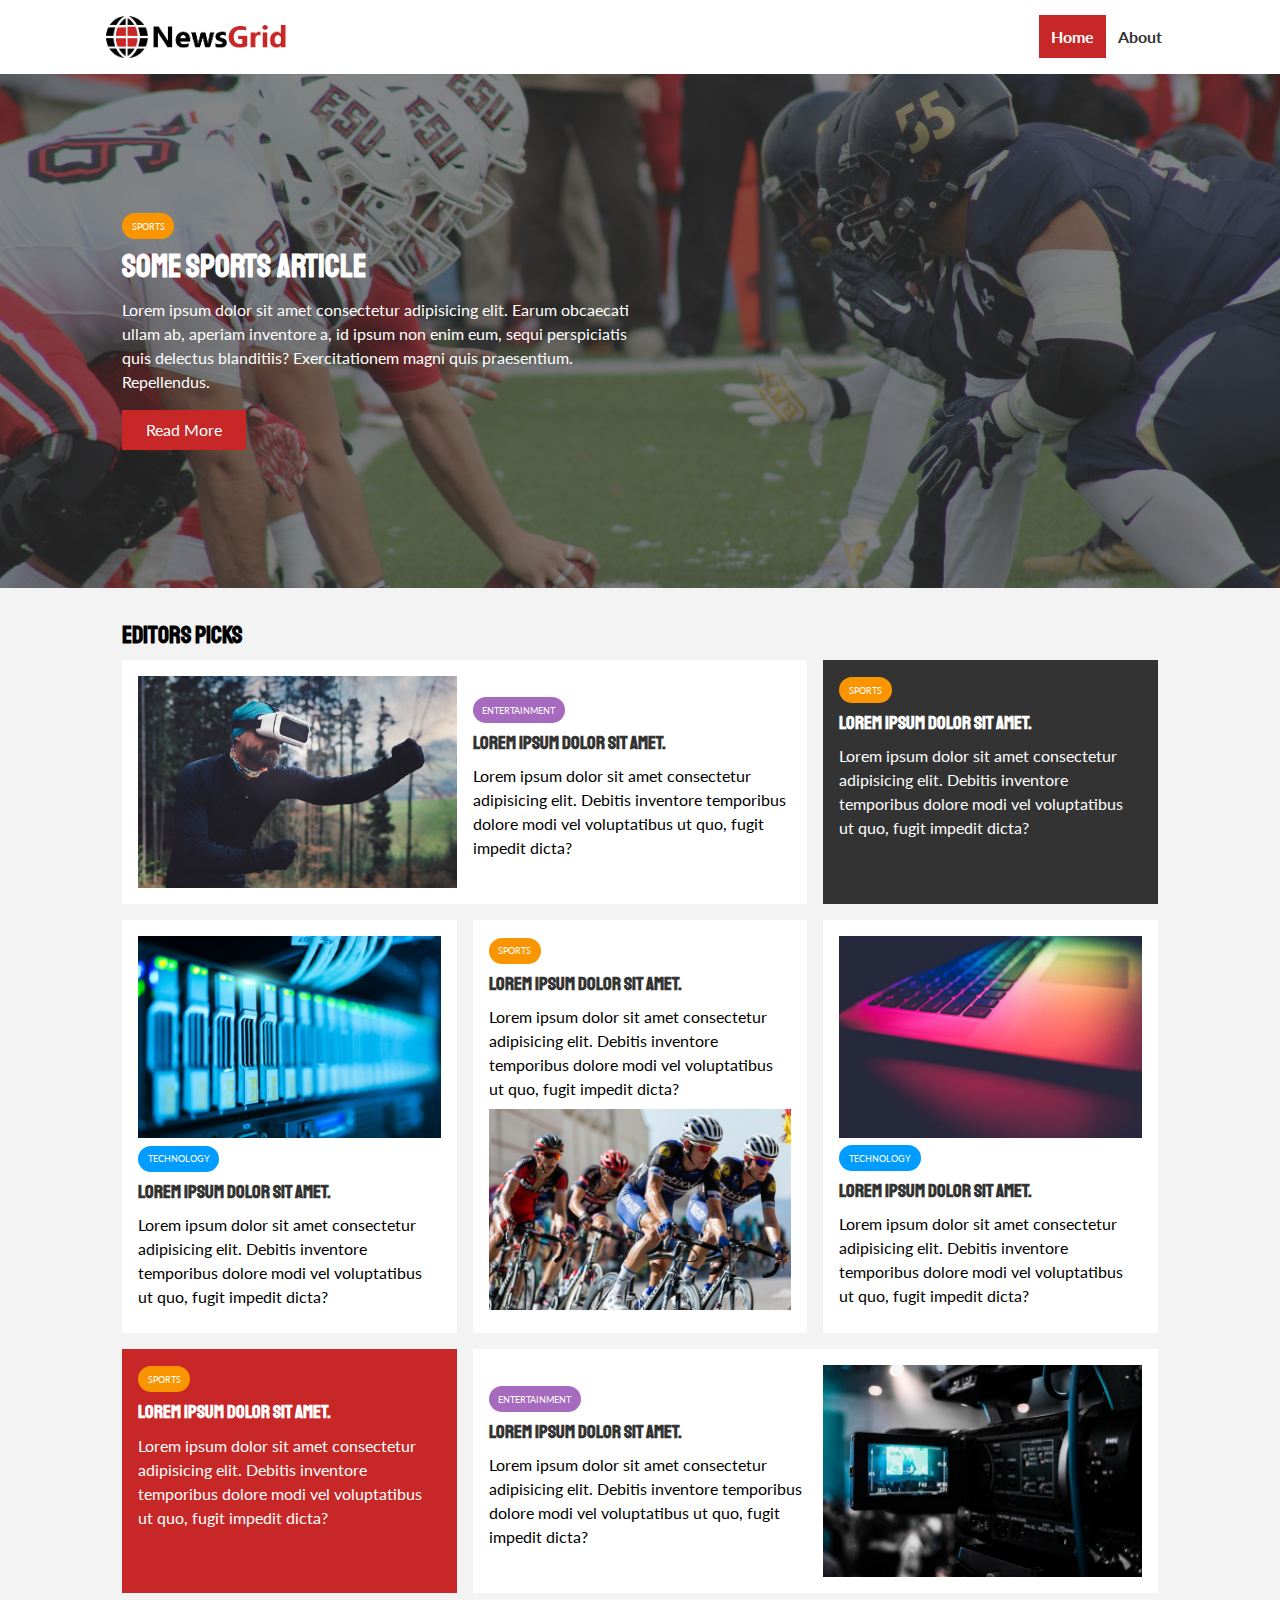
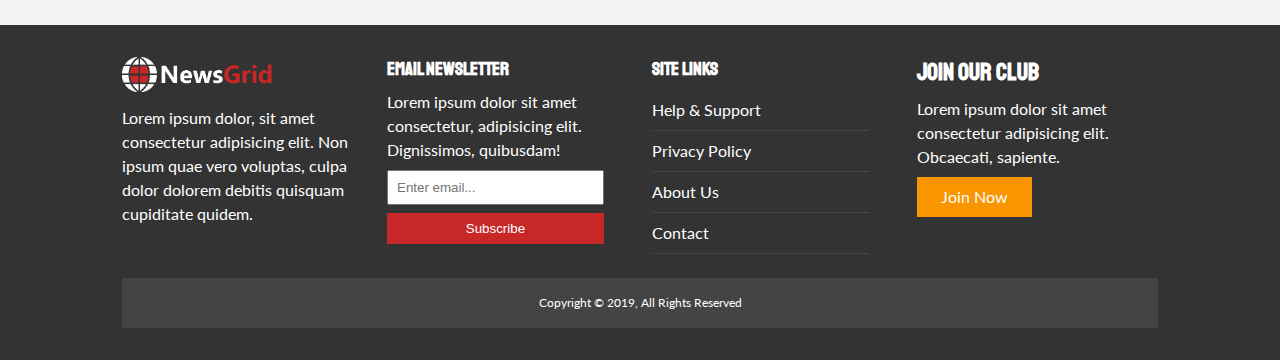
<file: index.html>
<!DOCTYPE html>
<html lang="en">
<head>
  <meta charset="UTF-8">
  <meta name="viewport" content="width=device-width, initial-scale=1.0">
  <link href="https://fonts.googleapis.com/css2?family=Lato&family=Staatliches&display=swap" rel="stylesheet">
  <link rel="stylesheet" href="https://use.fontawesome.com/releases/v5.14.0/css/all.css"
    integrity="sha384-HzLeBuhoNPvSl5KYnjx0BT+WB0QEEqLprO+NBkkk5gbc67FTaL7XIGa2w1L0Xbgc" crossorigin="anonymous">
  <link rel="stylesheet" href="css/style.css">
  <link rel="stylesheet" media="screen and (max-width: 768px)" href="css/mobile.css">
  <link rel="shortcut icon" type="image/x-icon" href="/favicon.ico">
  <title>NewsGrid | Latest News</title>
</head>
<body>
  <nav id="main-nav">
    <div class="container">
      <img src="img/logo.png" alt="NewsGrid" class="logo">
      <div class="social">
        <a href="http://facebook.com" target="_blank"><i class="fab fa-facebook fa-2x"></i></a>
        <a href="http://twitter.com" target="_blank"><i class="fab fa-twitter fa-2x"></i></a>
        <a href="http://instagram.com" target="_blank"><i class="fab fa-instagram fa-2x"></i></a>
        <a href="http://youtube.com" target="_blank"><i class="fab fa-youtube fa-2x"></i></a>
      </div>
      <ul>
        <li><a href="index.html" class="current">Home</a></li>
        <li><a href="about.html">About</a></li>
      </ul>
    </div>
  </nav>

  <!-- Showcase -->
  <header id="showcase">
    <div class="container">
      <div class="showcase-container">
        <div class="showcase-content">
          <div class="category category-sports">Sports</div>
          <h1>Some Sports Article</h1>
          <p>Lorem ipsum dolor sit amet consectetur adipisicing elit. Earum obcaecati ullam ab, aperiam inventore a, id ipsum non enim eum, sequi perspiciatis quis delectus blanditiis? Exercitationem magni quis praesentium. Repellendus.</p>
          <a href="article.html" class="btn btn-primary">Read More</a>
        </div>
      </div>
    </div>
  </header>

  <!-- Home Articles -->
  <section id="home-articles" class="py-2">
    <div class="container">
      <h2>Editors Picks</h2>
      <div class="articles-container">
        <article class="card">
          <img src="img/articles/ent1.jpg" alt="">
          <div>
            <div class="category category-ent">Entertainment</div>
            <h3>
              <a href="article.html">Lorem ipsum dolor sit amet.</a>
            </h3>
            <p>Lorem ipsum dolor sit amet consectetur adipisicing elit. Debitis inventore temporibus dolore modi vel
              voluptatibus ut quo, fugit impedit dicta?</p>
          </div>
        </article>
      <article class="card bg-dark">
        <div class="category category-sports">Sports</div>
        <h3>
          <a href="article.html">Lorem ipsum dolor sit amet.</a>
        </h3>
        <p>Lorem ipsum dolor sit amet consectetur adipisicing elit. Debitis inventore temporibus dolore modi vel
          voluptatibus ut quo, fugit impedit dicta?</p>
      </article>
      <article class="card">
        <img src="img/articles/tech1.jpg" alt="">
        <div class="category category-tech">Technology</div>
        <h3>
          <a href="article.html">Lorem ipsum dolor sit amet.</a>
        </h3>
        <p>Lorem ipsum dolor sit amet consectetur adipisicing elit. Debitis inventore temporibus dolore modi vel
          voluptatibus ut quo, fugit impedit dicta?</p>
      </article>
      <article class="card">
        <div class="category category-sports">Sports</div>
        <h3>
          <a href="article.html">Lorem ipsum dolor sit amet.</a>
        </h3>
        <p>Lorem ipsum dolor sit amet consectetur adipisicing elit. Debitis inventore temporibus dolore modi vel
          voluptatibus ut quo, fugit impedit dicta?</p>
          <img src="img/articles/sports1.jpg" alt="">
      </article>
      <article class="card">
        <img src="img/articles/tech2.jpg" alt="">
        <div class="category category-tech">Technology</div>
        <h3>
          <a href="article.html">Lorem ipsum dolor sit amet.</a>
        </h3>
        <p>Lorem ipsum dolor sit amet consectetur adipisicing elit. Debitis inventore temporibus dolore modi vel
          voluptatibus ut quo, fugit impedit dicta?</p>
      </article>
      <article class="card bg-primary">
        <div class="category category-sports">Sports</div>
        <h3>
          <a href="article.html">Lorem ipsum dolor sit amet.</a>
        </h3>
        <p>Lorem ipsum dolor sit amet consectetur adipisicing elit. Debitis inventore temporibus dolore modi vel
          voluptatibus ut quo, fugit impedit dicta?</p>
      </article>
      <article class="card">
        <div>
          <div class="category category-ent">Entertainment</div>
          <h3>
            <a href="article.html">Lorem ipsum dolor sit amet.</a>
          </h3>
          <p>Lorem ipsum dolor sit amet consectetur adipisicing elit. Debitis inventore temporibus dolore modi vel
            voluptatibus ut quo, fugit impedit dicta?</p>
        </div>
        <img src="img/articles/ent2.jpg" alt="">
      </article>
    </div>
    
  </section>

  <!-- Footer -->
  <footer id="main-footer" class="py-2">
    <div class="container footer-container">
      <div>
        <img src="img/logo_light.png" alt="">
        <p>Lorem ipsum dolor, sit amet consectetur adipisicing elit. Non ipsum quae vero voluptas, culpa dolor dolorem debitis quisquam cupiditate quidem.</p>
      </div>
      <div>
        <h3>Email Newsletter</h3>
        <p>Lorem ipsum dolor sit amet consectetur, adipisicing elit. Dignissimos, quibusdam!</p>
        <form name="contact" method="POST" data-netlify="true">
          <input type="email" name="email" id="" placeholder="Enter email...">
          <input type="submit" value="Subscribe" class="btn btn-primary">
        </form>
      </div>
      <div>
        <h3>Site Links</h3>
        <ul class="list">
          <li><a href="#">Help & Support</a></li>
          <li><a href="#">Privacy Policy</a></li>
          <li><a href="#">About Us</a></li>
          <li><a href="#">Contact</a></li>
        </ul>
      </div>
      <div>
        <h2>Join Our Club</h2>
        <p>Lorem ipsum dolor sit amet consectetur adipisicing elit. Obcaecati, sapiente.</p>
        <a href="" class="btn btn-secondary">Join Now</a>
      </div>
      <div>
        <p>
          Copyright &copy; 2019, All Rights Reserved
        </p>
      </div>
    </div>
  </footer>
</body>
</html>
</file>
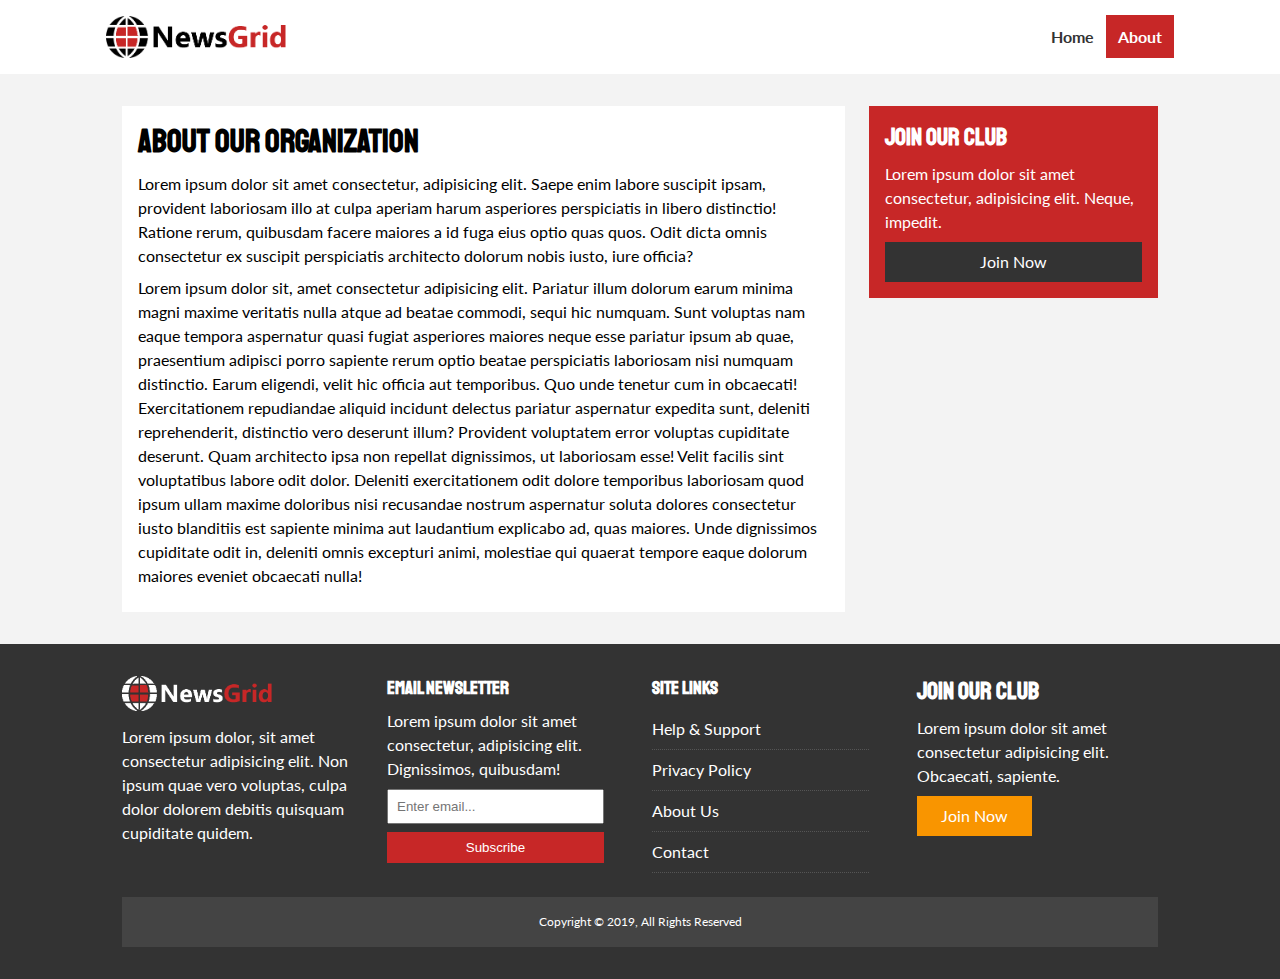
<file: about.html>
<!DOCTYPE html>
<html lang="en">

<head>
  <meta charset="UTF-8">
  <meta name="viewport" content="width=device-width, initial-scale=1.0">
  <link href="https://fonts.googleapis.com/css2?family=Lato&family=Staatliches&display=swap" rel="stylesheet">
  <link rel="stylesheet" href="https://use.fontawesome.com/releases/v5.14.0/css/all.css"
    integrity="sha384-HzLeBuhoNPvSl5KYnjx0BT+WB0QEEqLprO+NBkkk5gbc67FTaL7XIGa2w1L0Xbgc" crossorigin="anonymous">
  <link rel="stylesheet" href="css/style.css">
  <link rel="stylesheet" media="screen and (max-width: 768px)" href="css/mobile.css">
  <link rel="shortcut icon" type="image/x-icon" href="/favicon.ico">
  <title>NewsGrid | About</title>
</head>

<body>
  <nav id="main-nav">
    <div class="container">
      <img src="img/logo.png" alt="NewsGrid" class="logo">
      <div class="social">
        <a href="http://facebook.com" target="_blank"><i class="fab fa-facebook fa-2x"></i></a>
        <a href="http://twitter.com" target="_blank"><i class="fab fa-twitter fa-2x"></i></a>
        <a href="http://instagram.com" target="_blank"><i class="fab fa-instagram fa-2x"></i></a>
        <a href="http://youtube.com" target="_blank"><i class="fab fa-youtube fa-2x"></i></a>
      </div>
      <ul>
        <li><a href="index.html">Home</a></li>
        <li><a href="about.html" class="current">About</a></li>
      </ul>
    </div>
  </nav>

  <section id="about">
    <div class="container">
      <div class="page-container">
        <article class="card">
          <h1 class="l-heading">About Our Organization</h1>
          <p>Lorem ipsum dolor sit amet consectetur, adipisicing elit. Saepe enim labore suscipit ipsam, provident laboriosam illo at culpa aperiam harum asperiores perspiciatis in libero distinctio! Ratione rerum, quibusdam facere maiores a id fuga eius optio quas quos. Odit dicta omnis consectetur ex suscipit perspiciatis architecto dolorum nobis iusto, iure officia?</p>
          <p>Lorem ipsum dolor sit, amet consectetur adipisicing elit. Pariatur illum dolorum earum minima magni maxime veritatis nulla atque ad beatae commodi, sequi hic numquam. Sunt voluptas nam eaque tempora aspernatur quasi fugiat asperiores maiores neque esse pariatur ipsum ab quae, praesentium adipisci porro sapiente rerum optio beatae perspiciatis laboriosam nisi numquam distinctio. Earum eligendi, velit hic officia aut temporibus. Quo unde tenetur cum in obcaecati! Exercitationem repudiandae aliquid incidunt delectus pariatur aspernatur expedita sunt, deleniti reprehenderit, distinctio vero deserunt illum? Provident voluptatem error voluptas cupiditate deserunt. Quam architecto ipsa non repellat dignissimos, ut laboriosam esse! Velit facilis sint voluptatibus labore odit dolor. Deleniti exercitationem odit dolore temporibus laboriosam quod ipsum ullam maxime doloribus nisi recusandae nostrum aspernatur soluta dolores consectetur iusto blanditiis est sapiente minima aut laudantium explicabo ad, quas maiores. Unde dignissimos cupiditate odit in, deleniti omnis excepturi animi, molestiae qui quaerat tempore eaque dolorum maiores eveniet obcaecati nulla!</p>

        </article>
        <aside class="card bg-primary">
          <h2>Join Our Club</h2>
          <p>Lorem ipsum dolor sit amet consectetur, adipisicing elit. Neque, impedit.</p>
          <a href="" class="btn btn-dark btn-block">Join Now</a>
        </aside>
      </div>
    </div>
  </section>

  <!-- Footer -->
  <footer id="main-footer" class="py-2">
    <div class="container footer-container">
      <div>
        <img src="img/logo_light.png" alt="">
        <p>Lorem ipsum dolor, sit amet consectetur adipisicing elit. Non ipsum quae vero voluptas, culpa dolor dolorem
          debitis quisquam cupiditate quidem.</p>
      </div>
      <div>
        <h3>Email Newsletter</h3>
        <p>Lorem ipsum dolor sit amet consectetur, adipisicing elit. Dignissimos, quibusdam!</p>
        <form name="contact" method="POST" data-netlify="true">
          <input type="email" name="email" id="" placeholder="Enter email...">
          <input type="submit" value="Subscribe" class="btn btn-primary">
        </form>
      </div>
      <div>
        <h3>Site Links</h3>
        <ul class="list">
          <li><a href="#">Help & Support</a></li>
          <li><a href="#">Privacy Policy</a></li>
          <li><a href="#">About Us</a></li>
          <li><a href="#">Contact</a></li>
        </ul>
      </div>
      <div>
        <h2>Join Our Club</h2>
        <p>Lorem ipsum dolor sit amet consectetur adipisicing elit. Obcaecati, sapiente.</p>
        <a href="" class="btn btn-secondary">Join Now</a>
      </div>
      <div>
        <p>
          Copyright &copy; 2019, All Rights Reserved
        </p>
      </div>
    </div>
  </footer>
</body>

</html>
</file>
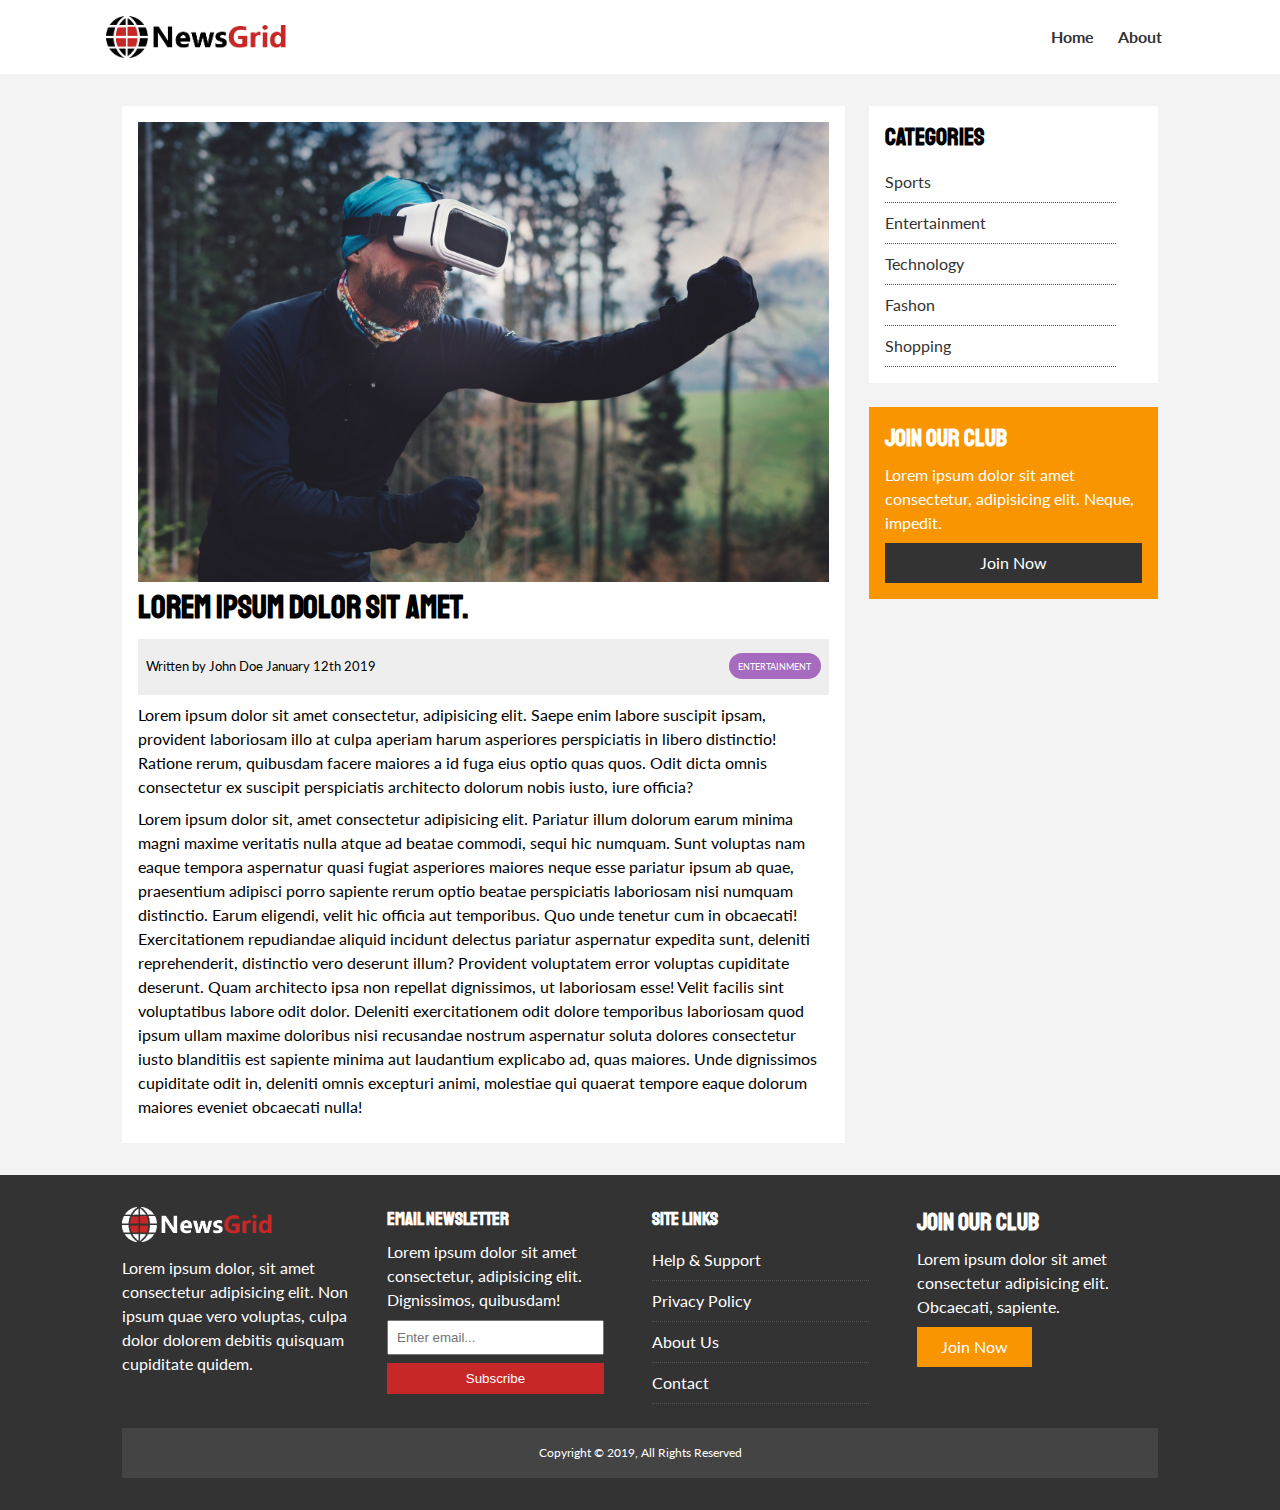
<file: article.html>
<!DOCTYPE html>
<html lang="en">

<head>
  <meta charset="UTF-8">
  <meta name="viewport" content="width=device-width, initial-scale=1.0">
  <link href="https://fonts.googleapis.com/css2?family=Lato&family=Staatliches&display=swap" rel="stylesheet">
  <link rel="stylesheet" href="https://use.fontawesome.com/releases/v5.14.0/css/all.css"
    integrity="sha384-HzLeBuhoNPvSl5KYnjx0BT+WB0QEEqLprO+NBkkk5gbc67FTaL7XIGa2w1L0Xbgc" crossorigin="anonymous">
  <link rel="stylesheet" href="css/style.css">
  <link rel="stylesheet" media="screen and (max-width: 768px)" href="css/mobile.css">
  <link rel="shortcut icon" type="image/x-icon" href="/favicon.ico">
  <title>NewsGrid | Latest News</title>
</head>

<body>
  <nav id="main-nav">
    <div class="container">
      <img src="img/logo.png" alt="NewsGrid" class="logo">
      <div class="social">
        <a href="http://facebook.com" target="_blank"><i class="fab fa-facebook fa-2x"></i></a>
        <a href="http://twitter.com" target="_blank"><i class="fab fa-twitter fa-2x"></i></a>
        <a href="http://instagram.com" target="_blank"><i class="fab fa-instagram fa-2x"></i></a>
        <a href="http://youtube.com" target="_blank"><i class="fab fa-youtube fa-2x"></i></a>
      </div>
      <ul>
        <li><a href="index.html">Home</a></li>
        <li><a href="about.html">About</a></li>
      </ul>
    </div>
  </nav>

  <section id="article">
    <div class="container">
      <div class="page-container">
        <article class="card">
          <img src="img/articles/ent1.jpg" alt="">
          <h1 class="l-heading">Lorem ipsum dolor sit amet.</h1>
          <div class="meta">
            <small>
              <i class="fas fa-user"></i> Written by John Doe January 12th 2019
            </small>
            <div class="category category-ent">Entertainment</div>

          </div>
          <p>Lorem ipsum dolor sit amet consectetur, adipisicing elit. Saepe enim labore suscipit ipsam, provident
            laboriosam illo at culpa aperiam harum asperiores perspiciatis in libero distinctio! Ratione rerum,
            quibusdam facere maiores a id fuga eius optio quas quos. Odit dicta omnis consectetur ex suscipit
            perspiciatis architecto dolorum nobis iusto, iure officia?</p>
          <p>Lorem ipsum dolor sit, amet consectetur adipisicing elit. Pariatur illum dolorum earum minima magni maxime
            veritatis nulla atque ad beatae commodi, sequi hic numquam. Sunt voluptas nam eaque tempora aspernatur quasi
            fugiat asperiores maiores neque esse pariatur ipsum ab quae, praesentium adipisci porro sapiente rerum optio
            beatae perspiciatis laboriosam nisi numquam distinctio. Earum eligendi, velit hic officia aut temporibus.
            Quo unde tenetur cum in obcaecati! Exercitationem repudiandae aliquid incidunt delectus pariatur aspernatur
            expedita sunt, deleniti reprehenderit, distinctio vero deserunt illum? Provident voluptatem error voluptas
            cupiditate deserunt. Quam architecto ipsa non repellat dignissimos, ut laboriosam esse! Velit facilis sint
            voluptatibus labore odit dolor. Deleniti exercitationem odit dolore temporibus laboriosam quod ipsum ullam
            maxime doloribus nisi recusandae nostrum aspernatur soluta dolores consectetur iusto blanditiis est sapiente
            minima aut laudantium explicabo ad, quas maiores. Unde dignissimos cupiditate odit in, deleniti omnis
            excepturi animi, molestiae qui quaerat tempore eaque dolorum maiores eveniet obcaecati nulla!</p>

        </article>

        <aside id="categories" class="card">
          <h2>Categories</h2>
          <ul class="list">
            <li><a href="#"><i class="fas fa-chevron-right"></i> Sports</a></li>
            <li><a href="#"><i class="fas fa-chevron-right"></i> Entertainment</a></li>
            <li><a href="#"><i class="fas fa-chevron-right"></i> Technology</a></li>
            <li><a href="#"><i class="fas fa-chevron-right"></i> Fashon</a></li>
            <li><a href="#"><i class="fas fa-chevron-right"></i> Shopping</a></li>
          </ul>
        </aside>

        <aside class="card bg-secondary">
          <h2>Join Our Club</h2>
          <p>Lorem ipsum dolor sit amet consectetur, adipisicing elit. Neque, impedit.</p>
          <a href="" class="btn btn-dark btn-block">Join Now</a>
        </aside>
      </div>
    </div>
  </section>

  <!-- Footer -->
  <footer id="main-footer" class="py-2">
    <div class="container footer-container">
      <div>
        <img src="img/logo_light.png" alt="">
        <p>Lorem ipsum dolor, sit amet consectetur adipisicing elit. Non ipsum quae vero voluptas, culpa dolor dolorem
          debitis quisquam cupiditate quidem.</p>
      </div>
      <div>
        <h3>Email Newsletter</h3>
        <p>Lorem ipsum dolor sit amet consectetur, adipisicing elit. Dignissimos, quibusdam!</p>
        <form name="contact" method="POST" data-netlify="true">
          <input type="email" name="email" id="" placeholder="Enter email...">
          <input type="submit" value="Subscribe" class="btn btn-primary">
        </form>
      </div>
      <div>
        <h3>Site Links</h3>
        <ul class="list">
          <li><a href="#">Help & Support</a></li>
          <li><a href="#">Privacy Policy</a></li>
          <li><a href="#">About Us</a></li>
          <li><a href="#">Contact</a></li>
        </ul>
      </div>
      <div>
        <h2>Join Our Club</h2>
        <p>Lorem ipsum dolor sit amet consectetur adipisicing elit. Obcaecati, sapiente.</p>
        <a href="" class="btn btn-secondary">Join Now</a>
      </div>
      <div>
        <p>
          Copyright &copy; 2019, All Rights Reserved
        </p>
      </div>
    </div>
  </footer>
</body>

</html>
</file>
<file: css/style.css>
:root {
  --primary-color: #c72727;
  --secondary-color: #f99500;
  --light-color: #f3f3f3;
  --dark-color: #333;
  --max-width: 1100px;
}

.category {
  --sports-color: #f99500;
  --ent-color: #a66bbe;
  --tech-color: #009cff;
}

* {
  margin: 0;
  padding: 0;
  box-sizing: border-box;
}

body {
  font-family: 'Lato', sans-serif;
  line-height: 1.5;
  background: var(--light-color);
}

a {
  color: #333;
  text-decoration: none;
}

ul {
  list-style: none;
}

img {
  width: 100%;
}

h1, h2, h3, h4, h5, h6 {
  font-family: 'Staatliches', cursive;
  margin-bottom: 0.55rem;
  line-height: 1.3;
}

p {
  margin: 0.5rem 0;
}

/* Utility */
.container {
  max-width: var(--max-width);
  margin: auto;
  padding: 0 2rem;
  overflow: hidden;
}

.category {
  display: inline-block;
  color: #fff;
  font-size: 0.55rem;
  text-transform: uppercase;
  padding: 0.4rem 0.6rem;
  border-radius: 15px;
  margin-bottom: 0.5rem;
}

.category-sports { background: var(--sports-color); }
.category-ent { background: var(--ent-color); }
.category-tech { background: var(--tech-color); }

.btn {
  display: inline-block;
  border: none;
  background: var(--dark-color);
  color: #fff;
  padding: 0.5rem 1.5rem;
  cursor: pointer;
}

.btn-light { background: var(--light-color); }
.btn-primary { background: var(--primary-color); }
.btn-secondary { background: var(--secondary-color); }

.btn-block {
  display: block;
  width: 100%;
  text-align: center;
}

.btn:hover { opacity: 0.8; }

.card {
  background: #fff;
  padding: 1rem;
}

.bg-dark {
  background: var(--dark-color);
  color: #fff;
}
.bg-primary {
  background: var(--primary-color);
  color: #fff;
}
.bg-secondary {
  background: var(--secondary-color);
  color: #fff;
}

.bg-dark h1,
.bg-dark h2,
.bg-dark h3,
.bg-dark a,
.bg-primary h1,
.bg-primary h2,
.bg-primary h3,
.bg-primary a,
.bg-secondary h1,
.bg-secondary h2,
.bg-secondary h3,
.bg-secondary a { color: #fff; }

.py-1 { padding: 1.5rem 0; }
.py-2 { padding: 2rem 0; }
.py-3 { padding: 3rem 0; }
.p-1 { padding: 1.5rem; }
.p-2 { padding: 2rem; }
.p-2 { padding: 2rem; }

.l-heading { font-size: 2rem; }

.list li {
  padding: 0.5rem 0;
  border-bottom: #555 dotted 1px;
  width: 90%;
}

.list li a:hover {
  color: var(--primary-color) !important;
}

/* Inner page grid container */
.page-container {
  display: grid;
  grid-template-columns: 5fr 2fr;
  margin: 2rem 0;
  grid-gap: 1.5rem;
}

.page-container > *:first-child {
  grid-row: 1 /span 3;
}

/* Navigation */
#main-nav {
  background: #fff;
  position: sticky;
  top: 0;
  z-index: 2;
}

#main-nav .container {
  display: grid;
  grid-template-columns: 6fr 3fr 2fr;
  padding: 1rem;
  align-items: center;
}

#main-nav .logo {
  width: 180px;
}

#main-nav ul {
  justify-self: end;
  display: flex;
}

#main-nav ul li a {
  padding: 0.75rem;
  font-weight: bold;
}

#main-nav ul li a.current {
  background: var(--primary-color);
  color: #fff;
}

#main-nav ul li a:hover {
  background: (var(--light-color));
  color: var(--dark-color);
}

#main-nav .social {
  justify-self: center;
}

#main-nav .social i {
  color: #777;
  margin-right: 0.2rem;
}

/* Showcase */
#showcase {
  color: #fff;
  background: #333;
  padding: 2rem;
  position: relative;
}

#showcase:before {
  content: '';
  background: url(../img/featured.jpg) no-repeat center center/cover;
  position: absolute;
  top: 0;
  left: 0;
  width: 100%;
  height: 100%;
  opacity: 0.4;
}

#showcase .showcase-container {
  display: grid;
  grid-template-columns: repeat(2, 1fr);
  justify-content: center;
  align-items: center;
  height: 50vh;
}

#showcase .showcase-content {
  z-index: 1;
}

#showcase .showcase-content p {
  margin-bottom: 1rem;
}

/* Home Articles */
#home-articles .articles-container {
  display: grid;
  grid-template-columns: repeat(3, 1fr);
  grid-gap: 1rem;
}

#home-articles .articles-container > *:first-child, 
#home-articles .articles-container > *:last-child {
  display: grid;
  grid-template-columns: repeat(2, 1fr);
  grid-gap: 1rem;
  align-items: center;
  grid-column: 1 / span 2;
}

#home-articles .articles-container > *:last-child {
  grid-column: 2 / span 2;
}

#article .meta {
  display: flex;
  justify-content: space-between;
  align-items: center;
  background: #eee;
  padding: 0.5rem;
}

#article .meta .category {
  margin-top: 0.4rem;
}

/* Footer */
#main-footer {
  background: var(--dark-color);
  color: #fff;
}

#main-footer img {
  width: 150px;
}

#main-footer a {
  color: #fff;
}

#main-footer .footer-container {
  display: grid;
  grid-template-columns: repeat(4, 1fr);
  grid-gap: 1.5rem;
}

#main-footer .footer-container > *:last-child {
  background: #444;
  grid-column: 1 / span 4;
  padding: .5rem;
  text-align: center;
  font-size: 0.75rem;
}

#main-footer .footer-container input[type='email'] {
  width: 90%;
  padding: 0.5rem;
  margin-bottom: 0.5rem;
}

#main-footer .footer-container input[type='submit'] {
  width: 90%;
}
</file>
<file: css/mobile.css>
/* Navigation */
#main-nav .social {
  display: none;
}

#main-nav .container {
  grid-template-columns: 1fr;
  grid-gap: 1.2rem;
}

#main-nav ul, 
#main-nav .logo {
  justify-self: center;
}

#main-nav ul li a {
  padding: 0.5rem;
}

#home-articles .articles-container {
  grid-template-columns: repeat(2, 1fr);
}

#home-articles .articles-container > *:first-child, 
#home-articles .articles-container > *:last-child {
  grid-template-columns: 1fr;
  grid-column: 1;
}

@media(max-width: 600px) {
  /* Stack Grid Items */
  #showcase .showcase-container, 
  #home-articles .articles-container, 
  #main-footer .footer-container {
    grid-template-columns: 1fr;
  }

  #main-footer .footer-container >*:last-child {
    grid-column: 1;
  }

  #main-footer .footer-container > *:first-child, 
  #main-footer .footer-container > *:nth-child(2) {
    border-bottom: #444 dotted 1px;
    padding-bottom: 1rem;
  }

  /* #main-footer .footer-container > *:last-child, 
  #main-footer .footer-container > *:nth-child(3) {
    border: none;
  } */

  .page-container {
    grid-template-columns: 1fr;
    text-align: center;
  }

  .page-container > *:first-child {
    grid-row: 1;
  }

  .l-heading {
    font-size: 1rem;
  }

  #categories {
    text-align: left;
  }
}
</file>
